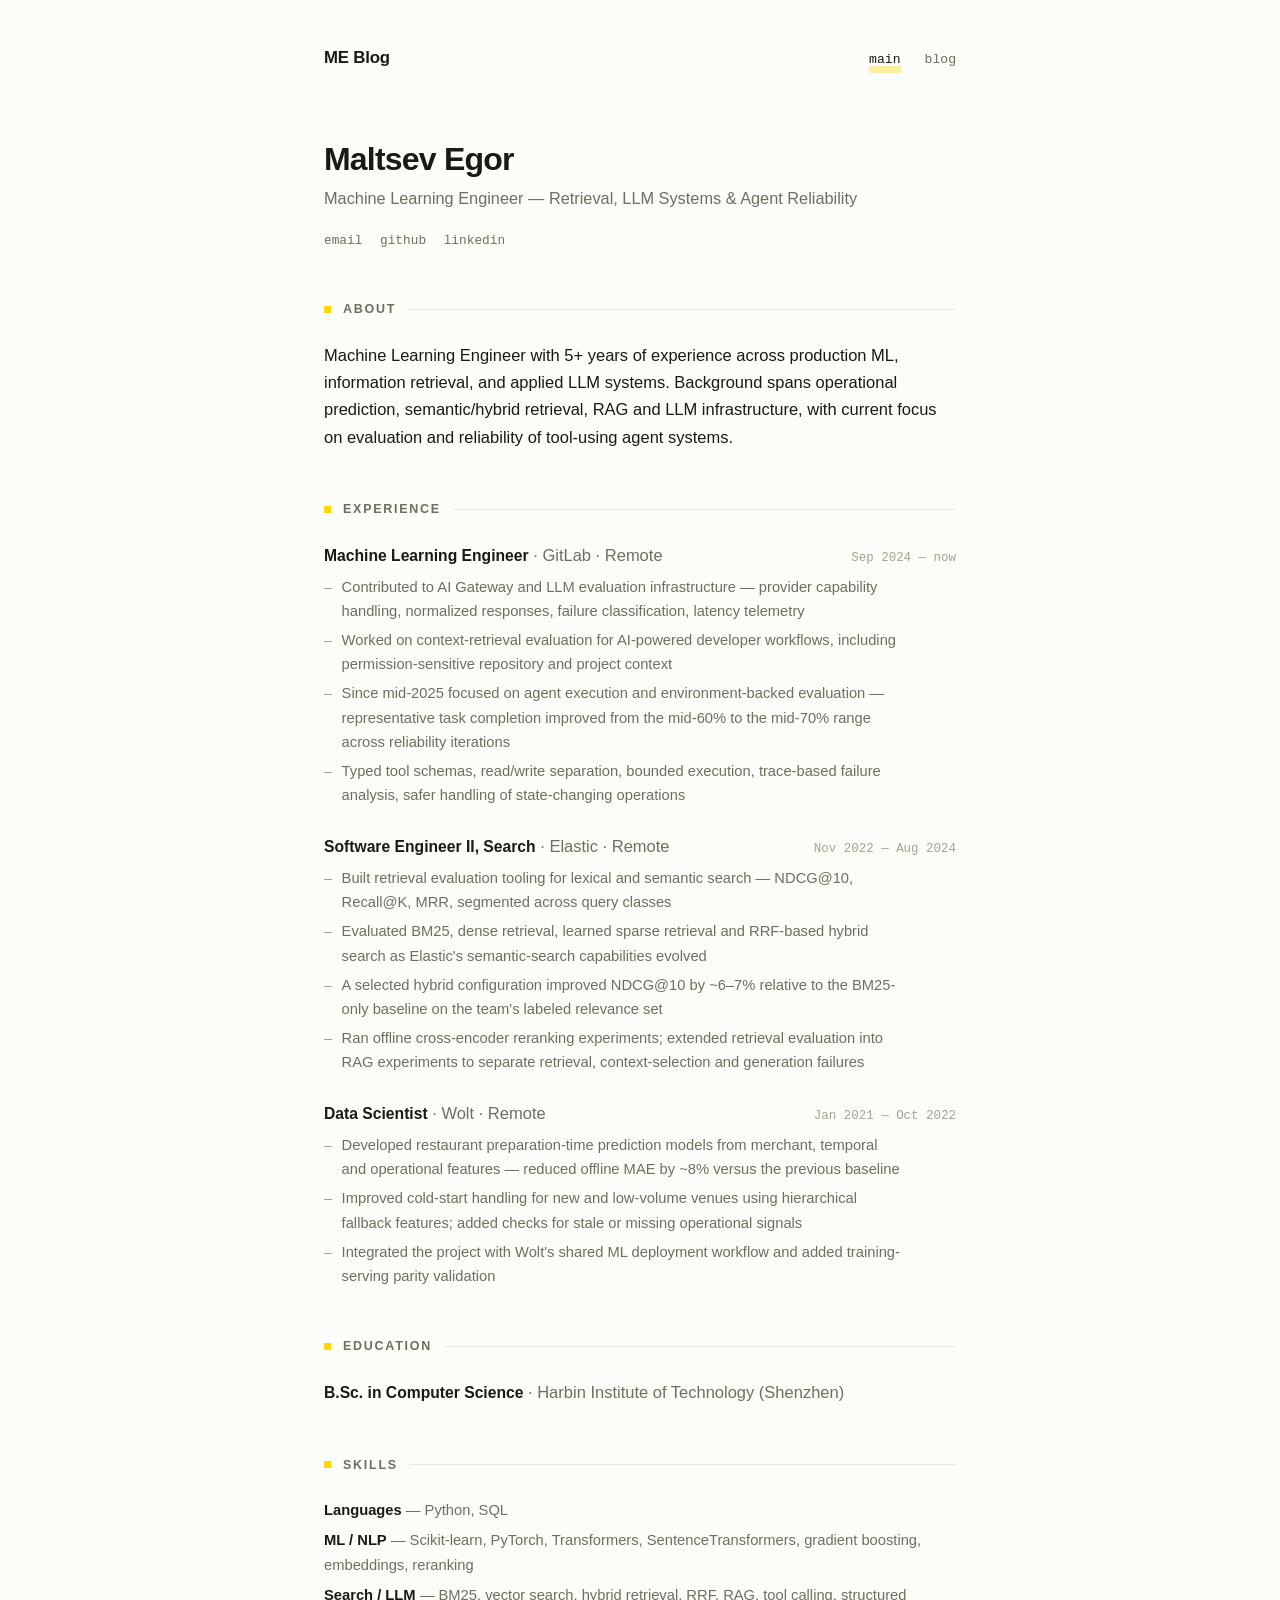
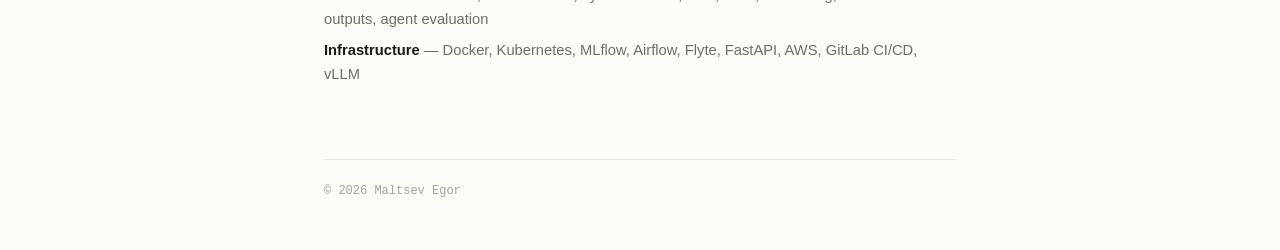
<file: index.html>
<!DOCTYPE html>
<!-- Generated from site.json by build.py — do not edit by hand.
     Use ./dev.sh (local dev terminal) or edit site.json + run: python3 build.py -->
<html lang="en">
<head>
  <meta charset="UTF-8">
  <meta name="viewport" content="width=device-width, initial-scale=1.0">
  <title>Maltsev Egor</title>
  <meta name="description" content="Maltsev Egor — Machine Learning Engineer — Retrieval, LLM Systems &amp; Agent Reliability">
  <link rel="stylesheet" href="style.css">
  <link rel="icon" href="data:image/svg+xml,<svg xmlns='http://www.w3.org/2000/svg' viewBox='0 0 100 100'><rect width='100' height='100' fill='%23ffd700'/></svg>">
</head>
<body>
  <div class="container">

    <header class="site-header">
      <a class="site-name" href="index.html">ME Blog</a>
      <nav class="site-nav">
        <a href="index.html" class="active">main</a>
        <a href="blog.html">blog</a>
      </nav>
    </header>

    <main>
      <div class="intro">
        <h1>Maltsev Egor</h1>
        <p class="tagline">Machine Learning Engineer — Retrieval, LLM Systems &amp; Agent Reliability</p>
        <div class="contact">
          <a href="mailto:maltsev.work@yahoo.com">email</a>
          <a href="https://github.com/georgeghpage">github</a>
          <a href="https://www.linkedin.com/in/georgemaltsev">linkedin</a>
        </div>
      </div>

      <section>
        <h2 class="section-title">About</h2>
        <p>Machine Learning Engineer with 5+ years of experience across production ML, information retrieval, and applied LLM systems. Background spans operational prediction, semantic/hybrid retrieval, RAG and LLM infrastructure, with current focus on evaluation and reliability of tool-using agent systems.</p>
      </section>

      <section>
        <h2 class="section-title">Experience</h2>

        <div class="entry">
          <div class="entry-head">
            <div>
              <span class="entry-title">Machine Learning Engineer</span>
              <span class="entry-org">· GitLab · Remote</span>
            </div>
            <span class="entry-date">Sep 2024 — now</span>
          </div>
          <ul class="entry-points">
            <li>Contributed to AI Gateway and LLM evaluation infrastructure — provider capability handling, normalized responses, failure classification, latency telemetry</li>
            <li>Worked on context-retrieval evaluation for AI-powered developer workflows, including permission-sensitive repository and project context</li>
            <li>Since mid-2025 focused on agent execution and environment-backed evaluation — representative task completion improved from the mid-60% to the mid-70% range across reliability iterations</li>
            <li>Typed tool schemas, read/write separation, bounded execution, trace-based failure analysis, safer handling of state-changing operations</li>
          </ul>
        </div>

        <div class="entry">
          <div class="entry-head">
            <div>
              <span class="entry-title">Software Engineer II, Search</span>
              <span class="entry-org">· Elastic · Remote</span>
            </div>
            <span class="entry-date">Nov 2022 — Aug 2024</span>
          </div>
          <ul class="entry-points">
            <li>Built retrieval evaluation tooling for lexical and semantic search — NDCG@10, Recall@K, MRR, segmented across query classes</li>
            <li>Evaluated BM25, dense retrieval, learned sparse retrieval and RRF-based hybrid search as Elastic&#x27;s semantic-search capabilities evolved</li>
            <li>A selected hybrid configuration improved NDCG@10 by ~6–7% relative to the BM25-only baseline on the team&#x27;s labeled relevance set</li>
            <li>Ran offline cross-encoder reranking experiments; extended retrieval evaluation into RAG experiments to separate retrieval, context-selection and generation failures</li>
          </ul>
        </div>

        <div class="entry">
          <div class="entry-head">
            <div>
              <span class="entry-title">Data Scientist</span>
              <span class="entry-org">· Wolt · Remote</span>
            </div>
            <span class="entry-date">Jan 2021 — Oct 2022</span>
          </div>
          <ul class="entry-points">
            <li>Developed restaurant preparation-time prediction models from merchant, temporal and operational features — reduced offline MAE by ~8% versus the previous baseline</li>
            <li>Improved cold-start handling for new and low-volume venues using hierarchical fallback features; added checks for stale or missing operational signals</li>
            <li>Integrated the project with Wolt&#x27;s shared ML deployment workflow and added training-serving parity validation</li>
          </ul>
        </div>
      </section>

      <section>
        <h2 class="section-title">Education</h2>

        <div class="entry">
          <div class="entry-head">
            <div>
              <span class="entry-title">B.Sc. in Computer Science</span>
              <span class="entry-org">· Harbin Institute of Technology (Shenzhen)</span>
            </div>
            <span class="entry-date"></span>
          </div>
        </div>
      </section>

      <section class="skills">
        <h2 class="section-title">Skills</h2>
        <p><strong>Languages</strong> — Python, SQL</p>
        <p><strong>ML / NLP</strong> — Scikit-learn, PyTorch, Transformers, SentenceTransformers, gradient boosting, embeddings, reranking</p>
        <p><strong>Search / LLM</strong> — BM25, vector search, hybrid retrieval, RRF, RAG, tool calling, structured outputs, agent evaluation</p>
        <p><strong>Infrastructure</strong> — Docker, Kubernetes, MLflow, Airflow, Flyte, FastAPI, AWS, GitLab CI/CD, vLLM</p>
      </section>
    </main>

    <footer class="site-footer">
      © 2026 Maltsev Egor
    </footer>

  </div>
</body>
</html>
</file>
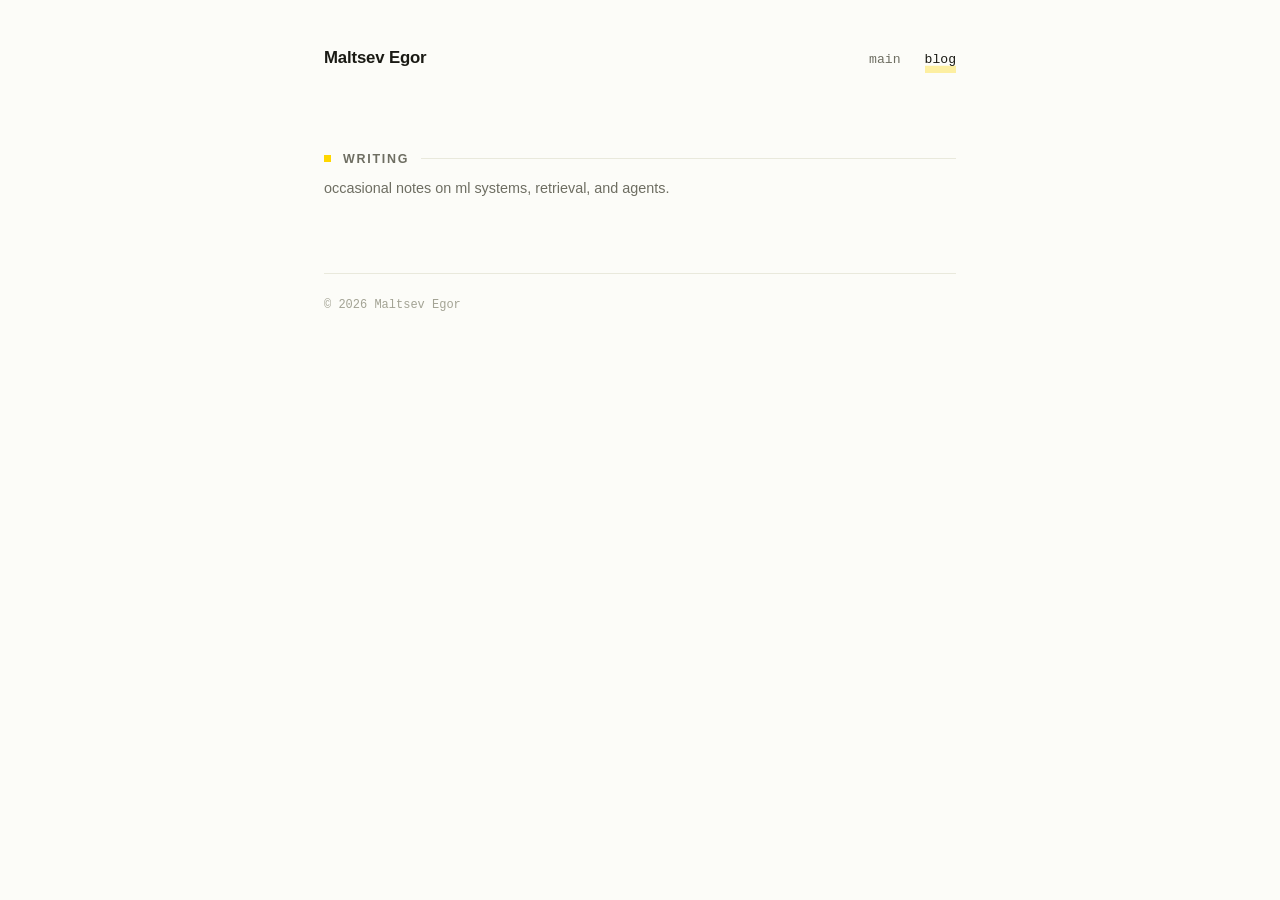
<file: blog.html>
<!DOCTYPE html>
<html lang="en">
<head>
  <meta charset="UTF-8">
  <meta name="viewport" content="width=device-width, initial-scale=1.0">
  <title>ME Blog</title>
  <meta name="description" content="Writing by Maltsev Egor.">
  <link rel="stylesheet" href="style.css">
  <link rel="icon" href="data:image/svg+xml,<svg xmlns='http://www.w3.org/2000/svg' viewBox='0 0 100 100'><rect width='100' height='100' fill='%23ffd700'/></svg>">
</head>
<body>
  <div class="container">

    <header class="site-header">
      <a class="site-name" href="index.html">Maltsev Egor</a>
      <nav class="site-nav">
        <a href="index.html">main</a>
        <a href="blog.html" class="active">blog</a>
      </nav>
    </header>

    <main>
      <section>
        <h2 class="section-title">Writing</h2>
        <p class="blog-intro">occasional notes on ml systems, retrieval, and agents.</p>

        <ul class="post-list">
          <!-- dev:new-posts -->
          <!-- Add new posts here, NEWEST FIRST (or use the writing desk / new-post.sh). Format:
          <li><time datetime="YYYY-MM-DD">YYYY-MM-DD</time><div class="post-main"><a href="posts/YYYY-MM-DD-slug.html">Post title</a><span class="post-desc">optional one-line teaser</span></div></li>
          (omit the <span class="post-desc"> if there's no teaser)
          -->
        </ul>
      </section>
    </main>

    <footer class="site-footer">
      © 2026 Maltsev Egor
    </footer>

  </div>
</body>
</html>
</file>
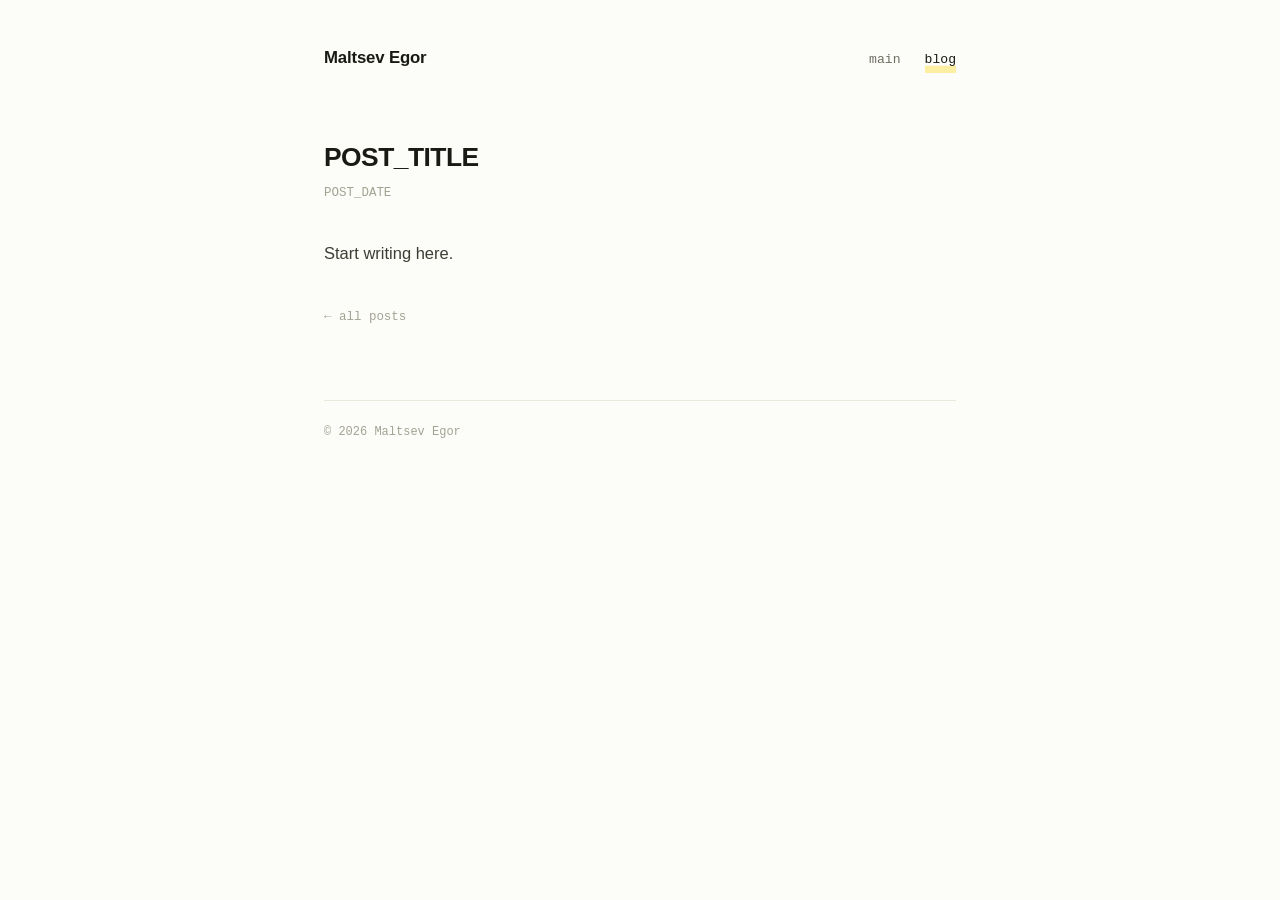
<file: posts/_template.html>
<!DOCTYPE html>
<html lang="en">
<head>
  <meta charset="UTF-8">
  <meta name="viewport" content="width=device-width, initial-scale=1.0">
  <title>POST_TITLE — Maltsev Egor</title>
  <meta name="description" content="POST_TITLE">
  <link rel="stylesheet" href="../style.css">
  <link rel="icon" href="data:image/svg+xml,<svg xmlns='http://www.w3.org/2000/svg' viewBox='0 0 100 100'><rect width='100' height='100' fill='%23ffd700'/></svg>">
</head>
<body>
  <div class="container">

    <header class="site-header">
      <a class="site-name" href="../index.html">Maltsev Egor</a>
      <nav class="site-nav">
        <a href="../index.html">main</a>
        <a href="../blog.html" class="active">blog</a>
      </nav>
    </header>

    <main>
      <article>
        <header class="post-header">
          <h1>POST_TITLE</h1>
          <time datetime="POST_DATE">POST_DATE</time>
        </header>

        <div class="post-body">
          <p>Start writing here.</p>
        </div>

        <p class="post-back"><a href="../blog.html">← all posts</a></p>
      </article>
    </main>

    <footer class="site-footer">
      © 2026 Maltsev Egor
    </footer>

  </div>
</body>
</html>
</file>
<file: style.css>
/* ============================================================
   Single stylesheet for the whole site.
   Palette: warm paper white + Hermes gold (#ffd700).
   No JavaScript, no webfonts — system fonts only.
   ============================================================ */

:root {
  --bg: #fcfcf8;                 /* warm paper white */
  --ink: #1a1a14;                /* near-black text */
  --muted: #6e6e62;              /* secondary text */
  --faint: #a3a394;              /* dates, footer */
  --line: #e9e9dc;               /* hairlines */
  --accent: #ffd700;             /* hermes gold */
  --accent-soft: rgba(255, 215, 0, 0.35);
  --accent-ink: #8a6d00;         /* gold dark enough for text */
  --code-bg: #f5f5ea;
  --sans: -apple-system, BlinkMacSystemFont, "Segoe UI", Roboto,
          "Helvetica Neue", Arial, sans-serif;
  --mono: ui-monospace, "SF Mono", SFMono-Regular, Menlo, Consolas,
          "Liberation Mono", monospace;
}

*, *::before, *::after { box-sizing: border-box; }

body {
  margin: 0;
  background: var(--bg);
  color: var(--ink);
  font-family: var(--sans);
  font-size: 16.5px;
  line-height: 1.65;
  text-rendering: optimizeLegibility;
  -webkit-text-size-adjust: 100%;
}

::selection { background: var(--accent-soft); }

.container {
  max-width: 42rem;
  margin: 0 auto;
  padding: 0 1.25rem;
}

/* ---------- header / nav ---------- */

.site-header {
  display: flex;
  justify-content: space-between;
  align-items: baseline;
  padding: 2.75rem 0 1.75rem;
}

.site-name {
  font-weight: 650;
  font-size: 1.05rem;
  letter-spacing: -0.01em;
  color: var(--ink);
  text-decoration: none;
}

.site-nav { display: flex; gap: 1.5rem; }

.site-nav a {
  font-family: var(--mono);
  font-size: 0.82rem;
  color: var(--muted);
  text-decoration: none;
  padding-bottom: 2px;
}

.site-nav a:hover,
.site-nav a.active {
  color: var(--ink);
  box-shadow: inset 0 -0.55em 0 var(--accent-soft);
}

/* ---------- shared typography ---------- */

h1, h2, h3 { margin: 0; }

p { margin: 0 0 1rem; }

a {
  color: var(--ink);
  text-decoration-color: var(--faint);
  text-underline-offset: 3px;
}
a:hover { color: var(--accent-ink); text-decoration-color: var(--accent-ink); }

a:focus-visible {
  outline: 2px solid var(--accent-ink);
  outline-offset: 2px;
  border-radius: 2px;
}

/* ---------- cv page ---------- */

.intro { margin-top: 2.5rem; }

.intro h1 {
  font-size: 2rem;
  font-weight: 700;
  letter-spacing: -0.025em;
  line-height: 1.15;
}

.intro .tagline {
  margin-top: 0.5rem;
  color: var(--muted);
  font-size: 1.02rem;
}

.contact {
  margin-top: 1.1rem;
  display: flex;
  flex-wrap: wrap;
  gap: 0.35rem 1.1rem;
  font-family: var(--mono);
  font-size: 0.8rem;
}

.contact a { color: var(--muted); text-decoration: none; }
.contact a:hover { color: var(--ink); box-shadow: inset 0 -0.55em 0 var(--accent-soft); }

section { margin-top: 3rem; }

.section-title {
  display: flex;
  align-items: center;
  gap: 0.75rem;
  font-size: 0.78rem;
  font-weight: 600;
  text-transform: uppercase;
  letter-spacing: 0.14em;
  color: var(--muted);
  margin-bottom: 1.4rem;
}

.section-title::before {
  content: "";
  width: 7px;
  height: 7px;
  background: var(--accent);
  flex: none;
}

.section-title::after {
  content: "";
  flex: 1;
  height: 1px;
  background: var(--line);
}

.entry { margin-bottom: 1.6rem; }
.entry:last-child { margin-bottom: 0; }

.entry-head {
  display: flex;
  justify-content: space-between;
  align-items: baseline;
  gap: 1rem;
  flex-wrap: wrap;
}

.entry-title { font-weight: 600; font-size: 0.98rem; }
.entry-org { color: var(--muted); font-weight: 400; }

.entry-date {
  font-family: var(--mono);
  font-size: 0.78rem;
  color: var(--faint);
  white-space: nowrap;
}

.entry p {
  margin: 0.25rem 0 0;
  color: var(--muted);
  font-size: 0.92rem;
  max-width: 36rem;
}

.entry-points {
  margin: 0.35rem 0 0;
  padding: 0;
  list-style: none;
  color: var(--muted);
  font-size: 0.92rem;
  max-width: 36rem;
}

.entry-points li {
  position: relative;
  padding-left: 1.1rem;
  margin-bottom: 0.3rem;
}

.entry-points li::before {
  content: "–";
  position: absolute;
  left: 0;
  color: var(--faint);
}

.skills p { color: var(--muted); font-size: 0.92rem; margin-bottom: 0.4rem; }
.skills strong { color: var(--ink); font-weight: 600; }

/* ---------- blog index ---------- */

.blog-intro {
  margin: -0.9rem 0 1.4rem;
  color: var(--muted);
  font-size: 0.9rem;
}

.post-list { list-style: none; margin: 0; padding: 0; }

.post-list li {
  display: flex;
  align-items: baseline;
  gap: 1.2rem;
  padding: 0.85rem 0.6rem;
  margin: 0 -0.6rem;
  border-top: 1px solid var(--line);
  border-radius: 6px;
  transition: background 0.15s ease;
}

.post-list li:first-of-type { border-top: none; }

.post-list li:hover { background: #fff; }
.post-list li:hover time { color: var(--muted); }

.post-list time {
  font-family: var(--mono);
  font-size: 0.78rem;
  color: var(--faint);
  white-space: nowrap;
  padding-top: 0.1rem;
  transition: color 0.15s ease;
}

.post-main { min-width: 0; }

.post-list a {
  color: var(--ink);
  text-decoration: none;
  font-weight: 550;
}
.post-list a:hover { box-shadow: inset 0 -0.55em 0 var(--accent-soft); }

.post-desc {
  display: block;
  margin-top: 0.2rem;
  color: var(--muted);
  font-size: 0.85rem;
  line-height: 1.5;
}

.post-back {
  margin-top: 2.5rem;
  font-family: var(--mono);
  font-size: 0.78rem;
}
.post-back a { color: var(--faint); text-decoration: none; }
.post-back a:hover { color: var(--ink); box-shadow: inset 0 -0.55em 0 var(--accent-soft); }

/* ---------- blog post page ---------- */

.post-header { margin: 2.5rem 0 2.25rem; }

.post-header h1 {
  font-size: 1.65rem;
  font-weight: 700;
  letter-spacing: -0.02em;
  line-height: 1.25;
}

.post-header time {
  display: block;
  margin-top: 0.6rem;
  font-family: var(--mono);
  font-size: 0.78rem;
  color: var(--faint);
}

.post-body h2 { font-size: 1.15rem; font-weight: 650; margin: 2.25rem 0 0.75rem; }
.post-body h3 { font-size: 1rem; font-weight: 650; margin: 1.75rem 0 0.5rem; }
.post-body p { color: #3d3d34; }
.post-body ul, .post-body ol { padding-left: 1.4rem; margin: 0 0 1rem; color: #3d3d34; }
.post-body li { margin-bottom: 0.3rem; }

code {
  font-family: var(--mono);
  font-size: 0.85em;
  background: var(--code-bg);
  padding: 0.15em 0.35em;
  border-radius: 4px;
}

pre {
  background: var(--code-bg);
  padding: 0.9rem 1.1rem;
  border-radius: 6px;
  overflow-x: auto;
  font-size: 0.82rem;
  line-height: 1.55;
}
pre code { background: none; padding: 0; }

blockquote {
  margin: 0 0 1rem;
  padding: 0.1rem 0 0.1rem 1rem;
  border-left: 2px solid var(--accent);
  color: var(--muted);
}

hr { border: none; border-top: 1px solid var(--line); margin: 2.5rem 0; }

img { max-width: 100%; height: auto; }

/* ---------- footer ---------- */

.site-footer {
  margin-top: 4.5rem;
  padding: 1.4rem 0 3rem;
  border-top: 1px solid var(--line);
  font-family: var(--mono);
  font-size: 0.75rem;
  color: var(--faint);
}

/* ---------- print (one-page PDF of the cv) ---------- */

@media print {
  .site-nav, .site-footer { display: none; }
  body { font-size: 12pt; background: #fff; }
  .container { max-width: none; }
  a { color: inherit; text-decoration: none; }
  section { margin-top: 1.6rem; }
}
</file>
